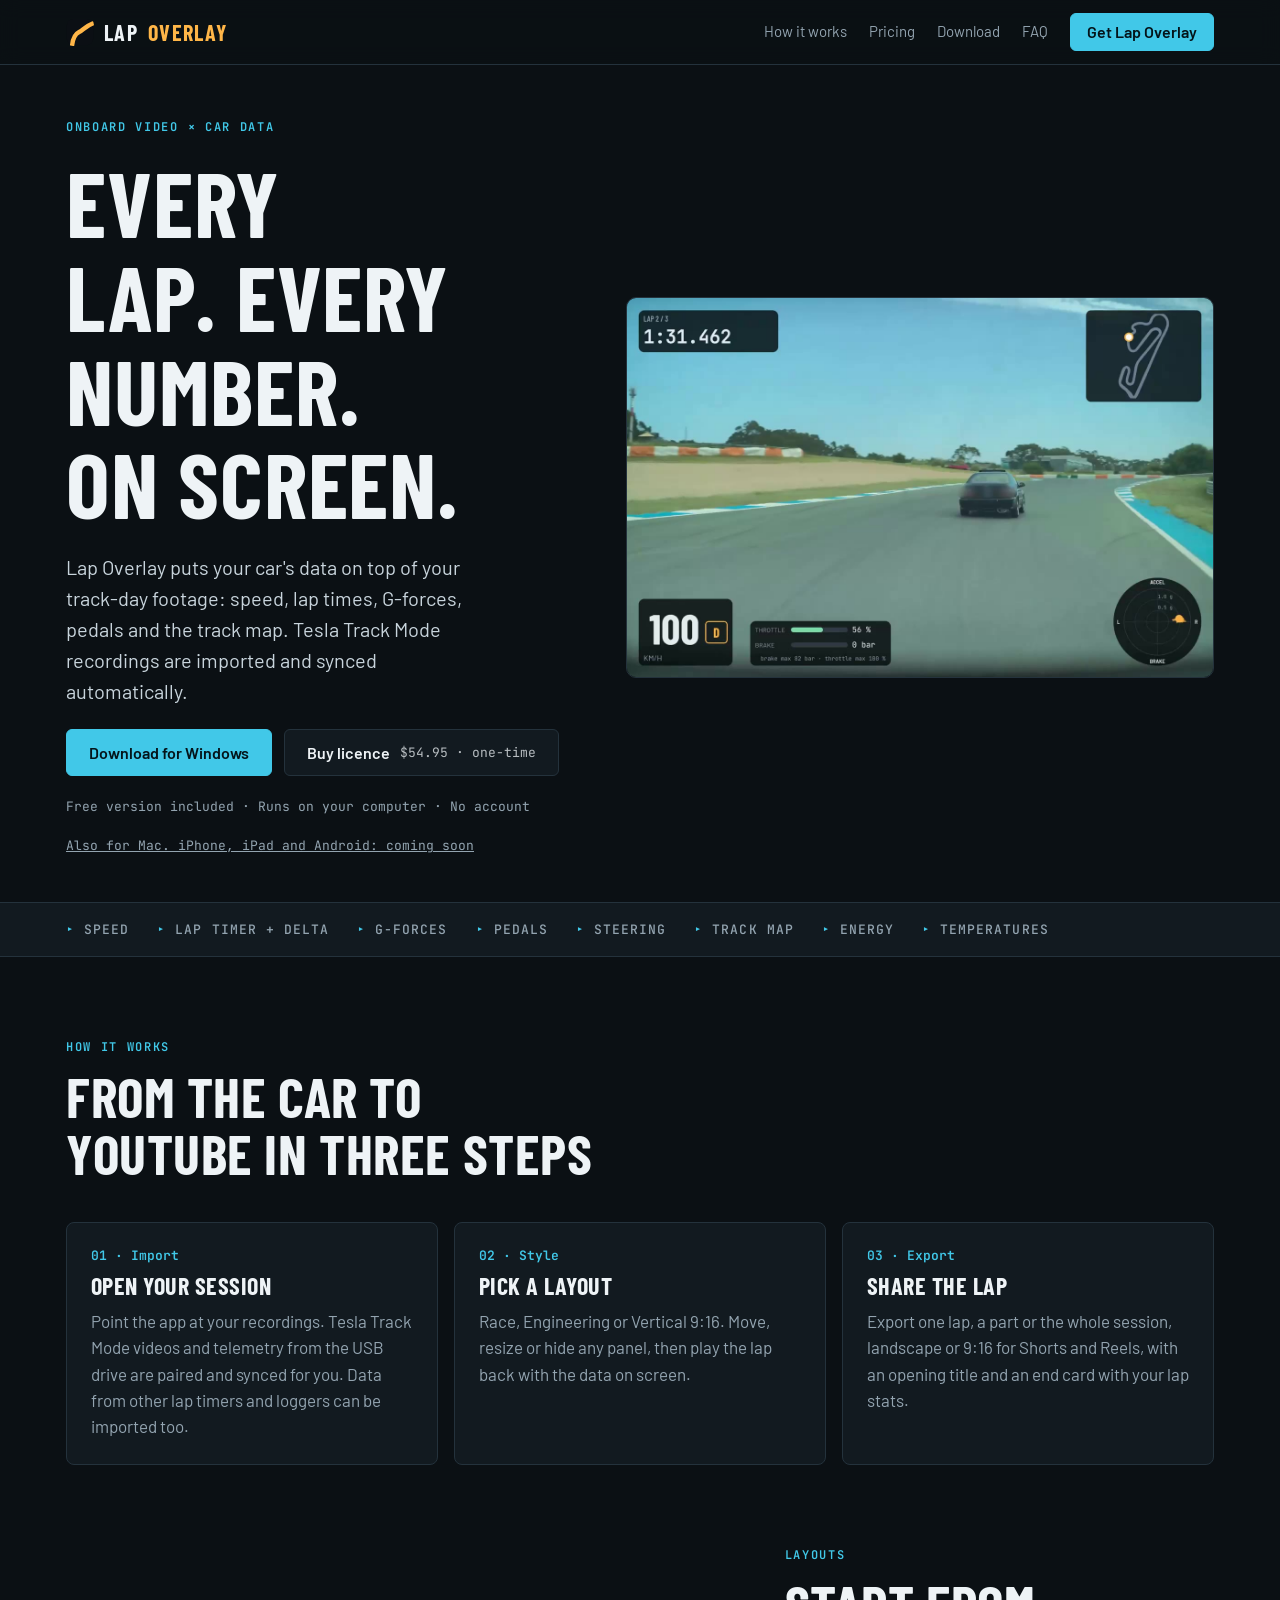
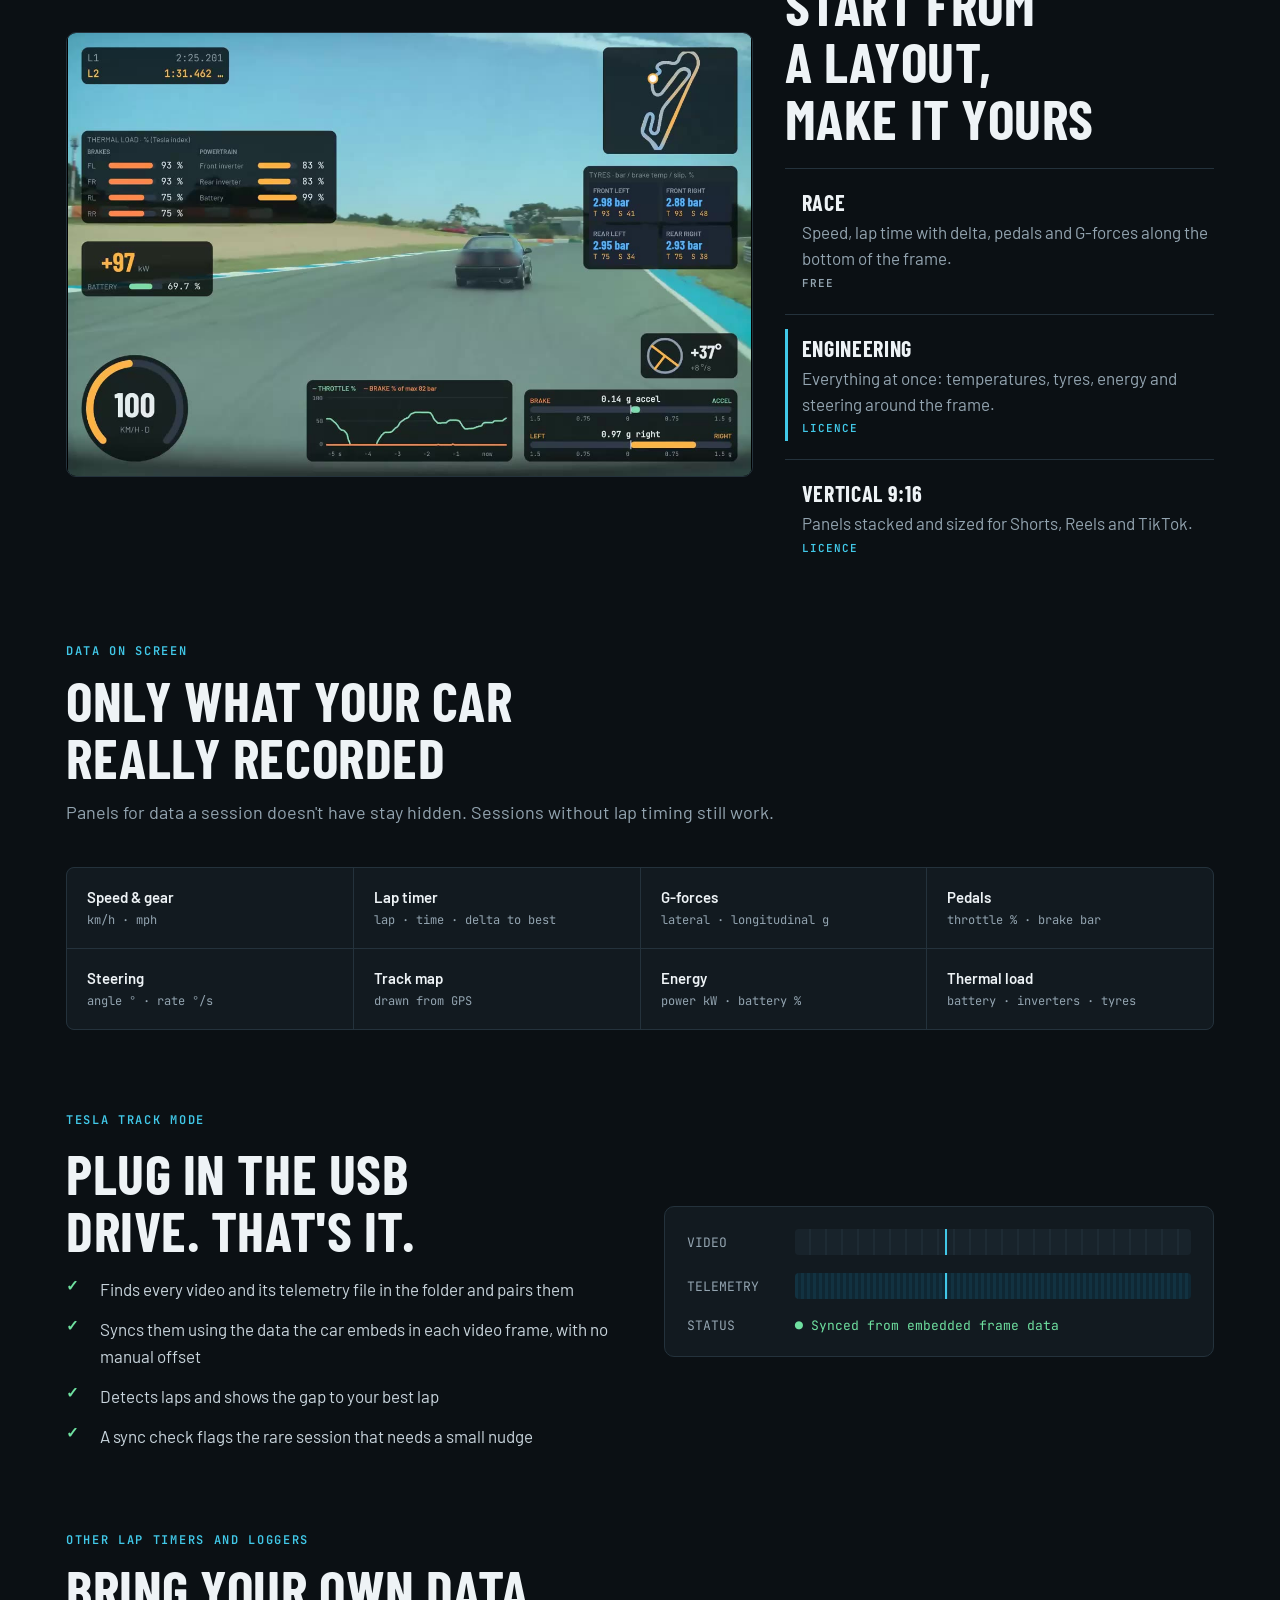
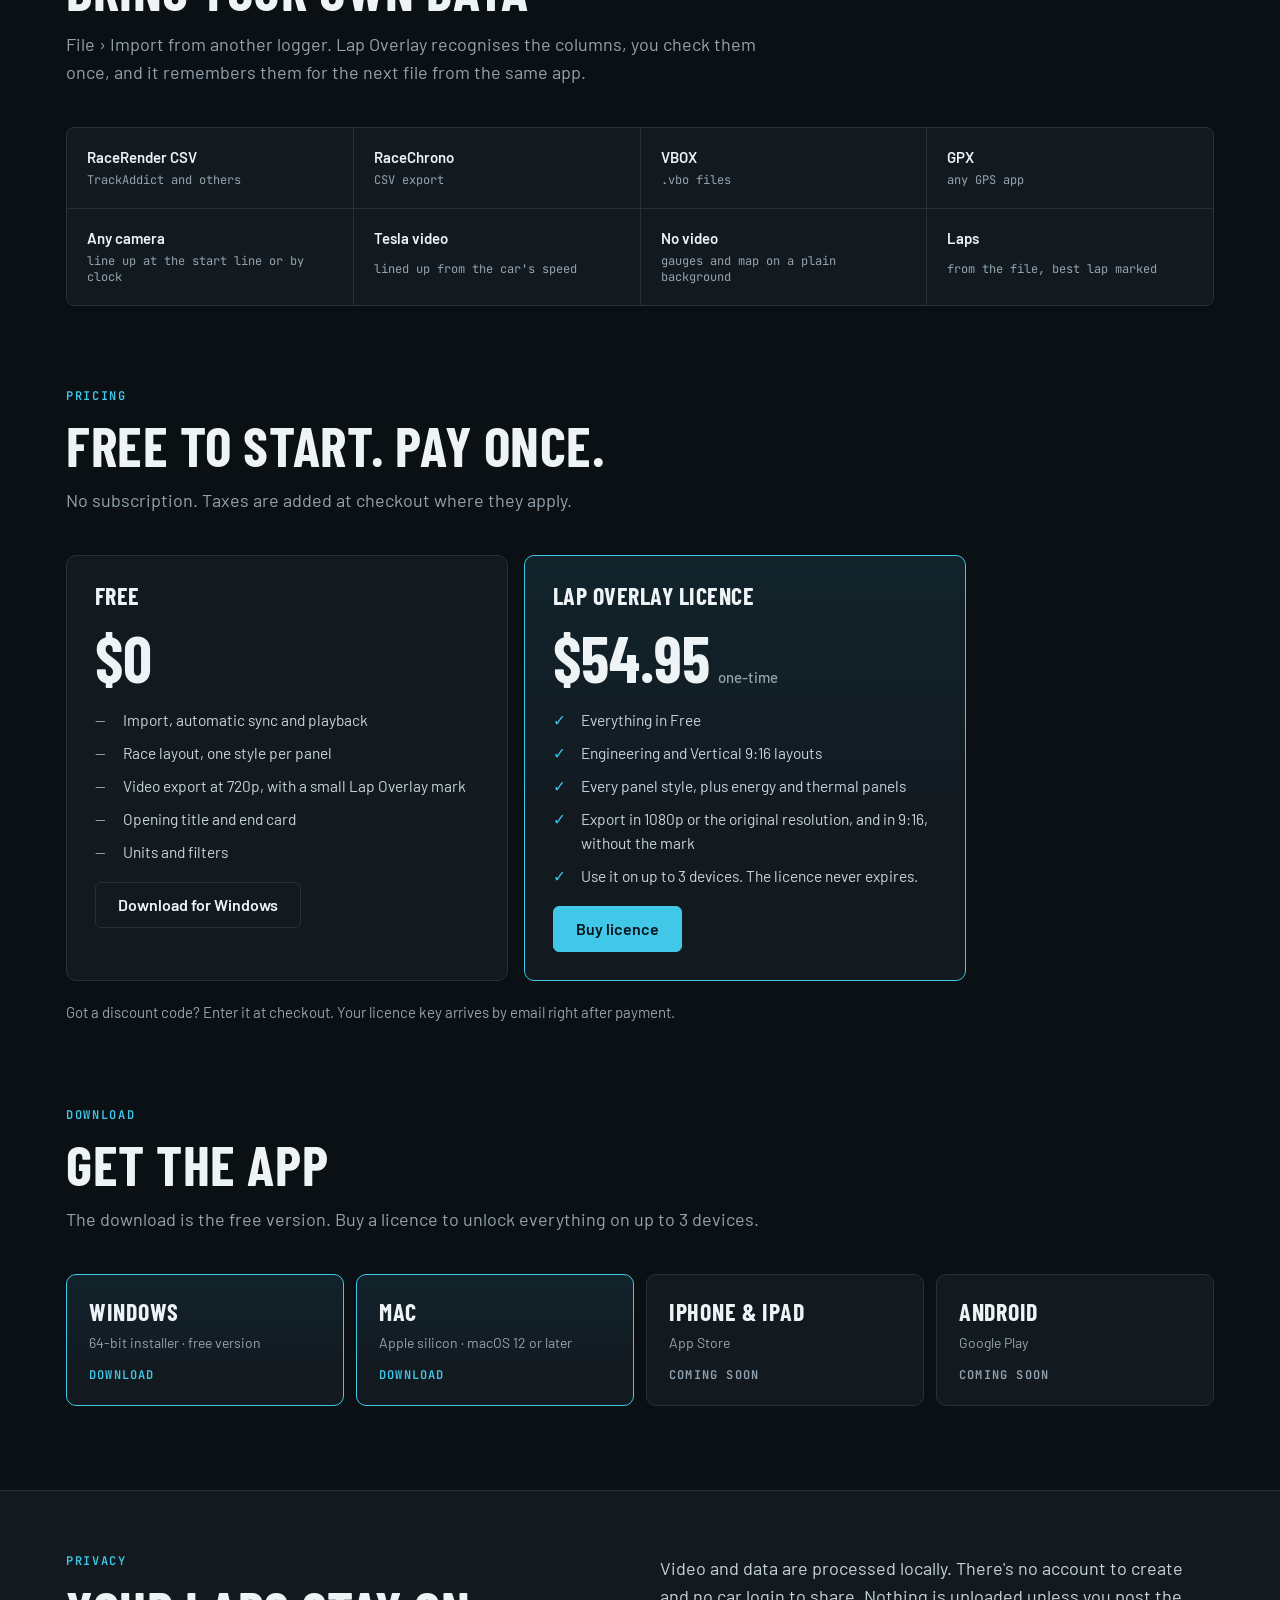
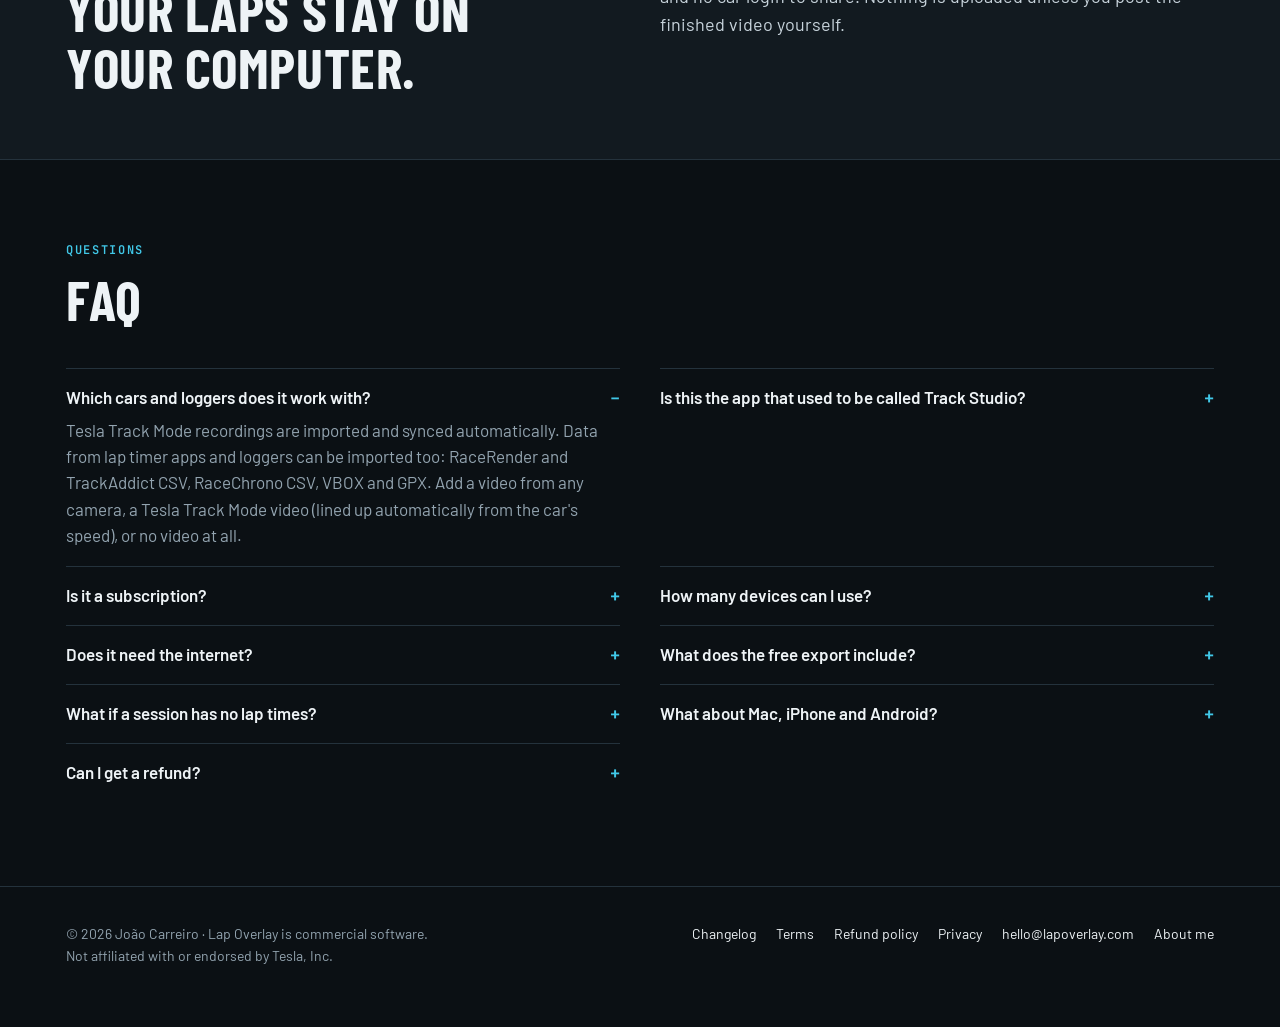
<file: index.html>
<!doctype html>
<html lang="en">
<head>
  <meta charset="utf-8">
  <meta name="viewport" content="width=device-width, initial-scale=1">
  <title>Lap Overlay — Every lap. Every number. On screen.</title>
  <meta name="description" content="Lap Overlay puts your car's data on top of your track-day footage: speed, lap times, G-forces, pedals and the track map. Tesla Track Mode recordings are imported and synced automatically.">
  <meta name="theme-color" content="#0b1014">
  <link rel="canonical" href="https://lapoverlay.com/">
  <meta property="og:type" content="website">
  <meta property="og:site_name" content="Lap Overlay">
  <meta property="og:title" content="Lap Overlay — Every lap. Every number. On screen.">
  <meta property="og:description" content="Your car's data on top of your track-day footage. Tesla Track Mode recordings imported and synced automatically.">
  <meta property="og:url" content="https://lapoverlay.com/">
  <meta property="og:image" content="https://lapoverlay.com/img/hero-race.jpg">
  <meta name="twitter:card" content="summary_large_image">
  <link rel="icon" href="./icon-small.svg" type="image/svg+xml">
  <link rel="preconnect" href="https://fonts.googleapis.com">
  <link rel="preconnect" href="https://fonts.gstatic.com" crossorigin>
  <link rel="stylesheet" href="https://fonts.googleapis.com/css2?family=Barlow+Condensed:wght@600;700&family=Barlow:wght@400;500;600&family=JetBrains+Mono:wght@400;500;600&display=swap">
  <link rel="stylesheet" href="./style.css?v=20261028-label">
  <script src="https://www.creem.io/embed.js" async></script>
</head>
<body>
  <header class="nav"><div class="wrap">
    <a class="logo" href="./"><img src="./icon-small.svg" alt="">Lap <b>Overlay</b></a>
    <nav><a href="#how-it-works">How it works</a><a href="#pricing">Pricing</a><a href="#download">Download</a><a href="#faq">FAQ</a><a class="btn primary" href="#pricing">Get Lap Overlay</a></nav>
  </div></header>

  <main>
    <section class="hero"><div class="wrap">
      <div class="hero-copy">
        <span class="eyebrow">Onboard video × car data</span>
        <h1>Every lap. Every number. On screen.</h1>
        <p class="lead">Lap Overlay puts your car's data on top of your track-day footage: speed, lap times, G-forces, pedals and the track map. Tesla Track Mode recordings are imported and synced automatically.</p>
        <div class="actions">
          <a class="btn primary" href="https://github.com/Jhacarreiro/track-mode-studio-releases/releases/download/v0.1.7/TrackModeStudio-0.1.7.exe" data-download>Download for Windows</a>
          <a class="btn" href="https://www.creem.io/payment/prod_5Z1E3AjEX2DDT5OjhSRfSz" data-creem-checkout data-creem-theme="dark">Buy licence <small>$54.95 · one-time</small></a>
        </div>
        <p class="fine">Free version included · Runs on your computer · No account</p>
        <p class="os-note"><a href="#download">Also for Mac. iPhone, iPad and Android: coming soon</a></p>
      </div>
      <div class="screen">
        <video src="./img/hero-loop.mp4" poster="./img/hero-loop.jpg" width="1280" height="830" autoplay muted loop playsinline preload="metadata" data-hero-loop aria-label="Onboard video of a lap at Estoril with Lap Overlay's Race layout: lap time, track map, speed, pedals and G-forces on screen."></video>
      </div>
    </div></section>

    <div class="strip"><div class="wrap">
      <span>Speed</span><span>Lap timer + delta</span><span>G-forces</span><span>Pedals</span><span>Steering</span><span>Track map</span><span>Energy</span><span>Temperatures</span>
    </div></div>

    <section class="block" id="how-it-works"><div class="wrap">
      <div class="head">
        <span class="eyebrow">How it works</span>
        <h2>From the car to YouTube in three steps</h2>
      </div>
      <div class="steps">
        <article class="step"><span class="n">01 · Import</span><h3>Open your session</h3><p>Point the app at your recordings. Tesla Track Mode videos and telemetry from the USB drive are paired and synced for you. Data from other lap timers and loggers can be imported too.</p></article>
        <article class="step"><span class="n">02 · Style</span><h3>Pick a layout</h3><p>Race, Engineering or Vertical 9:16. Move, resize or hide any panel, then play the lap back with the data on screen.</p></article>
        <article class="step"><span class="n">03 · Export</span><h3>Share the lap</h3><p>Export one lap, a part or the whole session, landscape or 9:16 for Shorts and Reels, with an opening title and an end card with your lap stats.</p></article>
      </div>
    </div></section>

    <section class="block tight"><div class="wrap layouts">
      <figure class="layout-view"><video src="./img/loop-engineering.mp4" poster="./img/loop-engineering.jpg" muted loop playsinline preload="none" data-layout-video aria-label="The same lap in the selected layout."></video></figure>
      <div style="display:grid;gap:22px;min-width:0">
        <div class="head" style="margin:0"><span class="eyebrow">Layouts</span><h2>Start from a layout, make it yours</h2></div>
        <ul>
          <li><button type="button" data-loop="hero-loop"><b>Race</b><span>Speed, lap time with delta, pedals and G-forces along the bottom of the frame.</span><span class="chip">Free</span></button></li>
          <li><button type="button" data-loop="loop-engineering" aria-pressed="true"><b>Engineering</b><span>Everything at once: temperatures, tyres, energy and steering around the frame.</span><span class="chip pro">Licence</span></button></li>
          <li><button type="button" data-loop="loop-vertical"><b>Vertical 9:16</b><span>Panels stacked and sized for Shorts, Reels and TikTok.</span><span class="chip pro">Licence</span></button></li>
        </ul>
      </div>
    </div></section>

    <section class="block tight"><div class="wrap">
      <div class="head">
        <span class="eyebrow">Data on screen</span>
        <h2>Only what your car really recorded</h2>
        <p>Panels for data a session doesn't have stay hidden. Sessions without lap timing still work.</p>
      </div>
      <div class="data">
        <div><b>Speed &amp; gear</b><span>km/h · mph</span></div>
        <div><b>Lap timer</b><span>lap · time · delta to best</span></div>
        <div><b>G-forces</b><span>lateral · longitudinal g</span></div>
        <div><b>Pedals</b><span>throttle % · brake bar</span></div>
        <div><b>Steering</b><span>angle ° · rate °/s</span></div>
        <div><b>Track map</b><span>drawn from GPS</span></div>
        <div><b>Energy</b><span>power kW · battery %</span></div>
        <div><b>Thermal load</b><span>battery · inverters · tyres</span></div>
      </div>
    </div></section>

    <section class="block tight"><div class="wrap tesla">
      <div>
        <span class="eyebrow">Tesla Track Mode</span>
        <h2>Plug in the USB drive. That's it.</h2>
        <ul class="checks">
          <li>Finds every video and its telemetry file in the folder and pairs them</li>
          <li>Syncs them using the data the car embeds in each video frame, with no manual offset</li>
          <li>Detects laps and shows the gap to your best lap</li>
          <li>A sync check flags the rare session that needs a small nudge</li>
        </ul>
      </div>
      <div class="syncviz" aria-hidden="true">
        <div class="trk"><span>VIDEO</span><div class="bar"><i></i></div></div>
        <div class="trk"><span>TELEMETRY</span><div class="bar csv"><i></i></div></div>
        <div class="trk"><span>STATUS</span><span class="ok">● Synced from embedded frame data</span></div>
      </div>
    </div></section>

    <section class="block tight"><div class="wrap">
      <div class="head">
        <span class="eyebrow">Other lap timers and loggers</span>
        <h2>Bring your own data</h2>
        <p>File › Import from another logger. Lap Overlay recognises the columns, you check them once, and it remembers them for the next file from the same app.</p>
      </div>
      <div class="data">
        <div><b>RaceRender CSV</b><span>TrackAddict and others</span></div>
        <div><b>RaceChrono</b><span>CSV export</span></div>
        <div><b>VBOX</b><span>.vbo files</span></div>
        <div><b>GPX</b><span>any GPS app</span></div>
        <div><b>Any camera</b><span>line up at the start line or by clock</span></div>
        <div><b>Tesla video</b><span>lined up from the car's speed</span></div>
        <div><b>No video</b><span>gauges and map on a plain background</span></div>
        <div><b>Laps</b><span>from the file, best lap marked</span></div>
      </div>
    </div></section>

    <section class="block tight" id="pricing"><div class="wrap">
      <div class="head">
        <span class="eyebrow">Pricing</span>
        <h2>Free to start. Pay once.</h2>
        <p>No subscription. Taxes are added at checkout where they apply.</p>
      </div>
      <div class="plans">
        <article class="plan">
          <h3>Free</h3>
          <div class="price">$0</div>
          <ul>
            <li>Import, automatic sync and playback</li>
            <li>Race layout, one style per panel</li>
            <li>Video export at 720p, with a small Lap Overlay mark</li>
            <li>Opening title and end card</li>
            <li>Units and filters</li>
          </ul>
          <a class="btn" href="https://github.com/Jhacarreiro/track-mode-studio-releases/releases/download/v0.1.7/TrackModeStudio-0.1.7.exe" data-download>Download for Windows</a>
        </article>
        <article class="plan paid">
          <h3>Lap Overlay licence</h3>
          <div class="price">$54.95<small>one-time</small></div>
          <ul>
            <li>Everything in Free</li>
            <li>Engineering and Vertical 9:16 layouts</li>
            <li>Every panel style, plus energy and thermal panels</li>
            <li>Export in 1080p or the original resolution, and in 9:16, without the mark</li>
            <li>Use it on up to 3 devices. The licence never expires.</li>
          </ul>
          <a class="btn primary" href="https://www.creem.io/payment/prod_5Z1E3AjEX2DDT5OjhSRfSz" data-creem-checkout data-creem-theme="dark">Buy licence</a>
        </article>
      </div>
      <p class="pricing-note">Got a discount code? Enter it at checkout. Your licence key arrives by email right after payment.</p>
    </div></section>

    <section class="block tight" id="download"><div class="wrap">
      <div class="head">
        <span class="eyebrow">Download</span>
        <h2>Get the app</h2>
        <p>The download is the free version. Buy a licence to unlock everything on up to 3 devices.</p>
      </div>
      <div class="platforms">
        <a class="platform ready" href="https://github.com/Jhacarreiro/track-mode-studio-releases/releases/download/v0.1.7/TrackModeStudio-0.1.7.exe" data-download><b>Windows</b><span>64-bit installer · free version</span><em>Download</em></a>
        <a class="platform ready" href="https://github.com/Jhacarreiro/track-mode-studio-releases/releases/latest/download/TrackStudio-mac.dmg"><b>Mac</b><span>Apple silicon · macOS 12 or later</span><em>Download</em></a>
        <div class="platform"><b>iPhone &amp; iPad</b><span>App Store</span><em>Coming soon</em></div>
        <div class="platform"><b>Android</b><span>Google Play</span><em>Coming soon</em></div>
      </div>
    </div></section>

    <section class="privacy"><div class="wrap">
      <div><span class="eyebrow">Privacy</span><h2>Your laps stay on your computer.</h2></div>
      <p>Video and data are processed locally. There's no account to create and no car login to share. Nothing is uploaded unless you post the finished video yourself.</p>
    </div></section>

    <section class="block" id="faq"><div class="wrap">
      <div class="head"><span class="eyebrow">Questions</span><h2>FAQ</h2></div>
      <div class="faq">
        <details open><summary>Which cars and loggers does it work with?</summary><p>Tesla Track Mode recordings are imported and synced automatically. Data from lap timer apps and loggers can be imported too: RaceRender and TrackAddict CSV, RaceChrono CSV, VBOX and GPX. Add a video from any camera, a Tesla Track Mode video (lined up automatically from the car's speed), or no video at all.</p></details>
        <details><summary>Is this the app that used to be called Track Studio?</summary><p>Yes. Track Studio is now Lap Overlay. Licences, updates and your projects carry over, and the app shows the new name from its next update.</p></details>
        <details><summary>Is it a subscription?</summary><p>No. You pay once and the licence never expires.</p></details>
        <details><summary>How many devices can I use?</summary><p>Up to 3 at a time, for example a desktop, a laptop and, when the mobile app arrives, a phone. To move the licence to another device, deactivate it in Help › License first.</p></details>
        <details><summary>Does it need the internet?</summary><p>Only to activate the licence and to check it now and then. It keeps working offline for up to 30 days.</p></details>
        <details><summary>What does the free export include?</summary><p>One lap, a part or the whole session at 720p, with the opening title, the end card and a small Lap Overlay mark. A licence adds 1080p, the original resolution and 9:16, without the mark.</p></details>
        <details><summary>What if a session has no lap times?</summary><p>It still works: you get the video with speed, G-forces, pedals and the map.</p></details>
        <details><summary>What about Mac, iPhone and Android?</summary><p>The Mac version is available now for Apple silicon Macs. iPhone, iPad and Android are coming soon. Your licence works on all of them, within the 3 devices.</p></details>
        <details><summary>Can I get a refund?</summary><p>Yes, within 14 days of purchase. See the <a href="./refunds/">refund policy</a>.</p></details>
      </div>
    </div></section>
  </main>

  <footer><div class="wrap">
    <span>© 2026 João Carreiro · Lap Overlay is commercial software.<br>Not affiliated with or endorsed by Tesla, Inc.</span>
    <nav><a href="./changelog/">Changelog</a><a href="./terms/">Terms</a><a href="./refunds/">Refund policy</a><a href="./privacy/">Privacy</a><a href="mailto:hello@lapoverlay.com">hello@lapoverlay.com</a><a href="https://whipit.gallivanter.biz/">About me</a></nav>
  </div></footer>

  <script>
    (function () {
      var loop = document.querySelector('[data-hero-loop]');
      if (loop && window.matchMedia && matchMedia('(prefers-reduced-motion: reduce)').matches) {
        loop.removeAttribute('autoplay');
        loop.pause();
      }
    })();
    (function () {
      // Layout picker: swap the loop, and only play it while it is on screen.
      var v = document.querySelector('[data-layout-video]');
      if (!v) return;
      var still = window.matchMedia && matchMedia('(prefers-reduced-motion: reduce)').matches;
      var seen = false;
      function play() { if (!still && seen) { var p = v.play(); if (p && p.catch) p.catch(function () {}); } }
      document.querySelectorAll('[data-loop]').forEach(function (b) {
        b.addEventListener('click', function () {
          document.querySelectorAll('[data-loop]').forEach(function (o) { o.setAttribute('aria-pressed', o === b ? 'true' : 'false'); });
          v.poster = './img/' + b.dataset.loop + '.jpg';
          v.src = './img/' + b.dataset.loop + '.mp4';
          play();
        });
      });
      if ('IntersectionObserver' in window) {
        new IntersectionObserver(function (es) {
          es.forEach(function (e) { seen = e.isIntersecting; if (seen) play(); else v.pause(); });
        }, { threshold: 0.4 }).observe(v);
      }
    })();
    (function () {
      // Point download buttons at the newest Windows installer; the static href is the fallback.
      fetch('https://api.github.com/repos/Jhacarreiro/track-mode-studio-releases/releases/latest')
        .then(function (r) { return r.ok ? r.json() : null; })
        .then(function (rel) {
          var exe = rel && (rel.assets || []).filter(function (a) { return /\.exe$/i.test(a.name); })[0];
          if (!exe) return;
          document.querySelectorAll('[data-download]').forEach(function (a) { a.href = exe.browser_download_url; });
        })
        .catch(function () {});
    })();
  </script>
</body>
</html>
</file>
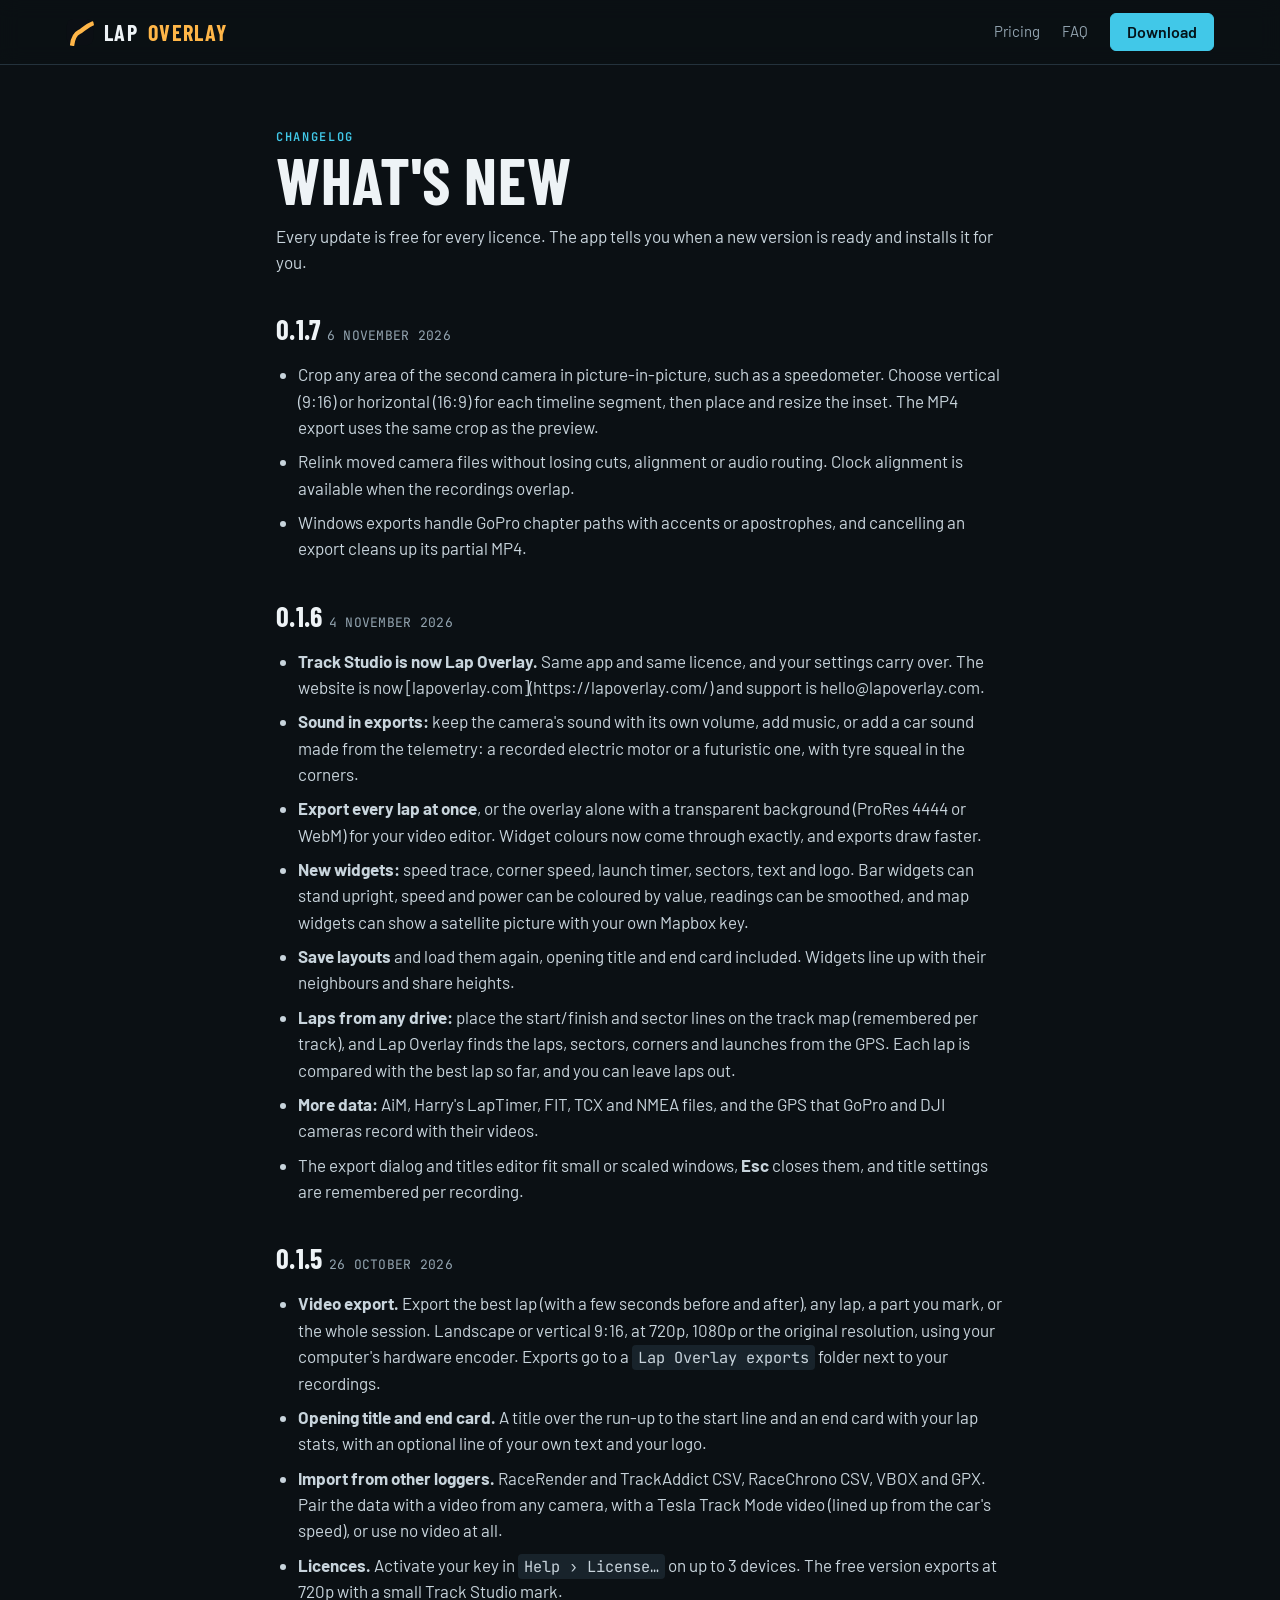
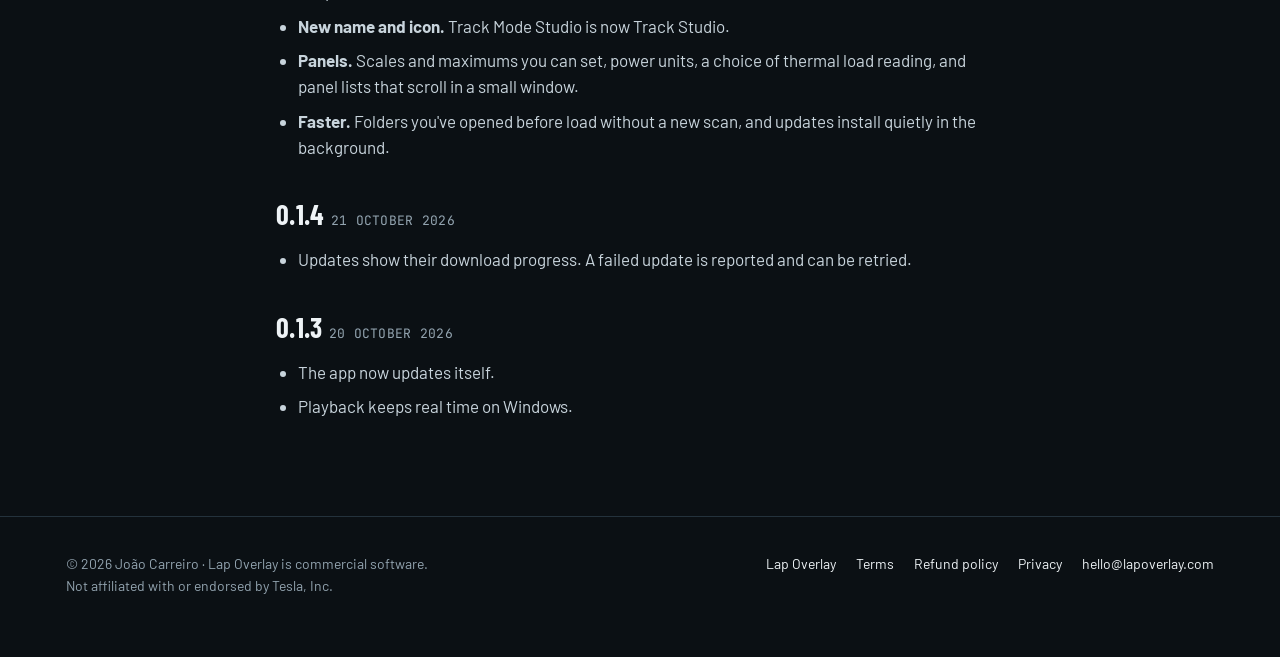
<file: changelog/index.html>
<!doctype html>
<html lang="en">
<head>
  <meta charset="utf-8">
  <meta name="viewport" content="width=device-width, initial-scale=1">
  <title>Changelog — Lap Overlay</title>
  <meta name="description" content="What's new in each version of Lap Overlay.">
  <meta name="theme-color" content="#0b1014">
  <link rel="canonical" href="https://lapoverlay.com/changelog/">
  <link rel="icon" href="../icon-small.svg" type="image/svg+xml">
  <link rel="preconnect" href="https://fonts.googleapis.com">
  <link rel="preconnect" href="https://fonts.gstatic.com" crossorigin>
  <link rel="stylesheet" href="https://fonts.googleapis.com/css2?family=Barlow+Condensed:wght@600;700&family=Barlow:wght@400;500;600&family=JetBrains+Mono:wght@400;500;600&display=swap">
  <link rel="stylesheet" href="../style.css?v=20261028-label">
</head>
<body>
  <header class="nav"><div class="wrap">
    <a class="logo" href="../"><img src="../icon-small.svg" alt="">Lap <b>Overlay</b></a>
    <nav><a href="../#pricing">Pricing</a><a href="../#faq">FAQ</a><a class="btn primary" href="../#download">Download</a></nav>
  </div></header>
  <main class="wrap doc">
    <span class="eyebrow">Changelog</span>
    <h1>What's new</h1>
    <p>Every update is free for every licence. The app tells you when a new version is ready and installs it for you.</p>

    <h2 id="v0.1.7">0.1.7 <span class="updated">6 November 2026</span></h2>
    <ul>
      <li>Crop any area of the second camera in picture-in-picture, such as a speedometer. Choose vertical (9:16) or horizontal (16:9) for each timeline segment, then place and resize the inset. The MP4 export uses the same crop as the preview.</li>
      <li>Relink moved camera files without losing cuts, alignment or audio routing. Clock alignment is available when the recordings overlap.</li>
      <li>Windows exports handle GoPro chapter paths with accents or apostrophes, and cancelling an export cleans up its partial MP4.</li>
    </ul>

    <h2 id="v0.1.6">0.1.6 <span class="updated">4 November 2026</span></h2>
    <ul>
      <li><b>Track Studio is now Lap Overlay.</b> Same app and same licence, and your settings carry over. The website is now [lapoverlay.com](https://lapoverlay.com/) and support is hello@lapoverlay.com.</li>
      <li><b>Sound in exports:</b> keep the camera's sound with its own volume, add music, or add a car sound made from the telemetry: a recorded electric motor or a futuristic one, with tyre squeal in the corners.</li>
      <li><b>Export every lap at once</b>, or the overlay alone with a transparent background (ProRes 4444 or WebM) for your video editor. Widget colours now come through exactly, and exports draw faster.</li>
      <li><b>New widgets:</b> speed trace, corner speed, launch timer, sectors, text and logo. Bar widgets can stand upright, speed and power can be coloured by value, readings can be smoothed, and map widgets can show a satellite picture with your own Mapbox key.</li>
      <li><b>Save layouts</b> and load them again, opening title and end card included. Widgets line up with their neighbours and share heights.</li>
      <li><b>Laps from any drive:</b> place the start/finish and sector lines on the track map (remembered per track), and Lap Overlay finds the laps, sectors, corners and launches from the GPS. Each lap is compared with the best lap so far, and you can leave laps out.</li>
      <li><b>More data:</b> AiM, Harry's LapTimer, FIT, TCX and NMEA files, and the GPS that GoPro and DJI cameras record with their videos.</li>
      <li>The export dialog and titles editor fit small or scaled windows, <b>Esc</b> closes them, and title settings are remembered per recording.</li>
    </ul>

    <h2 id="v0.1.5">0.1.5 <span class="updated">26 October 2026</span></h2>
    <ul>
      <li><b>Video export.</b> Export the best lap (with a few seconds before and after), any lap, a part you mark, or the whole session. Landscape or vertical 9:16, at 720p, 1080p or the original resolution, using your computer's hardware encoder. Exports go to a <code>Lap Overlay exports</code> folder next to your recordings.</li>
      <li><b>Opening title and end card.</b> A title over the run-up to the start line and an end card with your lap stats, with an optional line of your own text and your logo.</li>
      <li><b>Import from other loggers.</b> RaceRender and TrackAddict CSV, RaceChrono CSV, VBOX and GPX. Pair the data with a video from any camera, with a Tesla Track Mode video (lined up from the car's speed), or use no video at all.</li>
      <li><b>Licences.</b> Activate your key in <code>Help › License…</code> on up to 3 devices. The free version exports at 720p with a small Track Studio mark.</li>
      <li><b>New name and icon.</b> Track Mode Studio is now Track Studio.</li>
      <li><b>Panels.</b> Scales and maximums you can set, power units, a choice of thermal load reading, and panel lists that scroll in a small window.</li>
      <li><b>Faster.</b> Folders you've opened before load without a new scan, and updates install quietly in the background.</li>
    </ul>

    <h2 id="v0.1.4">0.1.4 <span class="updated">21 October 2026</span></h2>
    <ul>
      <li>Updates show their download progress. A failed update is reported and can be retried.</li>
    </ul>

    <h2 id="v0.1.3">0.1.3 <span class="updated">20 October 2026</span></h2>
    <ul>
      <li>The app now updates itself.</li>
      <li>Playback keeps real time on Windows.</li>
    </ul>
  </main>

  <footer><div class="wrap">
    <span>© 2026 João Carreiro · Lap Overlay is commercial software.<br>Not affiliated with or endorsed by Tesla, Inc.</span>
    <nav><a href="../">Lap Overlay</a><a href="../terms/">Terms</a><a href="../refunds/">Refund policy</a><a href="../privacy/">Privacy</a><a href="mailto:hello@lapoverlay.com">hello@lapoverlay.com</a></nav>
  </div></footer>
</body>
</html>
</file>
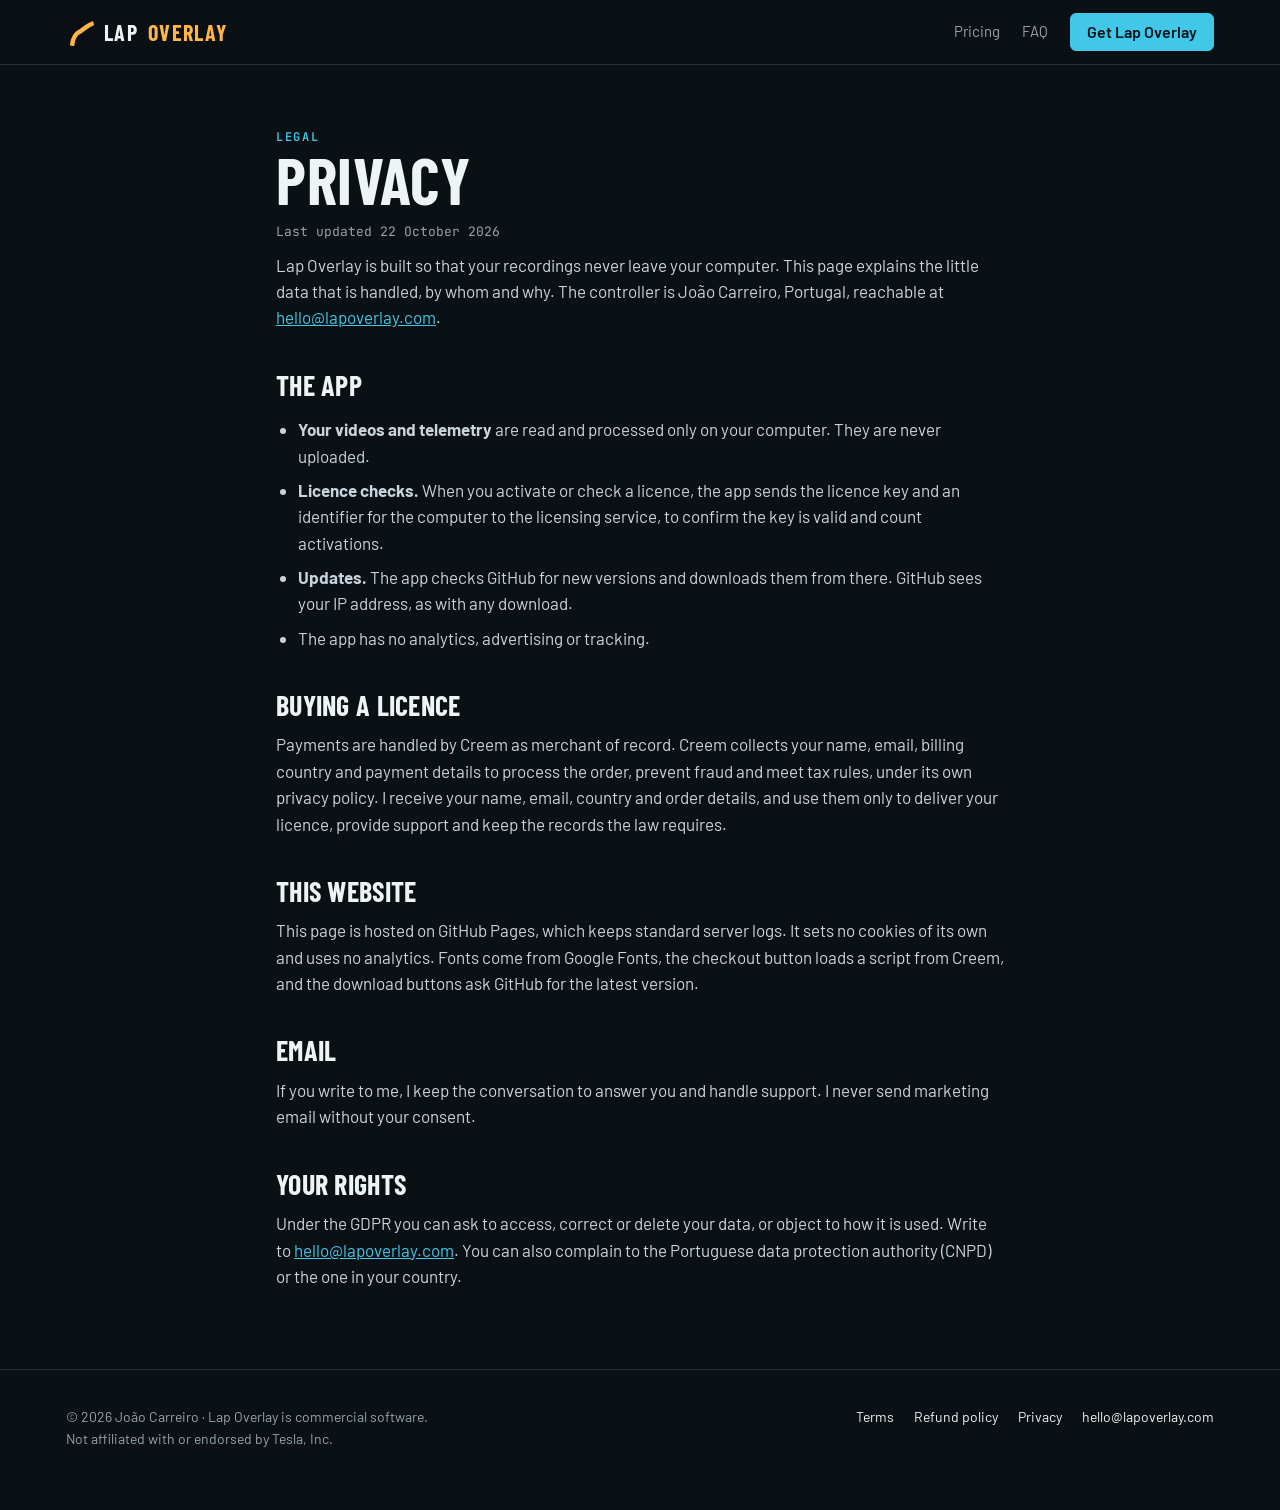
<file: privacy/index.html>
<!doctype html>
<html lang="en">
<head>
  <meta charset="utf-8">
  <meta name="viewport" content="width=device-width, initial-scale=1">
  <title>Privacy — Lap Overlay</title>
  <meta name="description" content="How Lap Overlay and this website handle personal data.">
  <meta name="theme-color" content="#0b1014">
  <link rel="canonical" href="https://lapoverlay.com/privacy/">
  <link rel="icon" href="../icon-small.svg" type="image/svg+xml">
  <link rel="preconnect" href="https://fonts.googleapis.com">
  <link rel="preconnect" href="https://fonts.gstatic.com" crossorigin>
  <link rel="stylesheet" href="https://fonts.googleapis.com/css2?family=Barlow+Condensed:wght@600;700&family=Barlow:wght@400;500;600&family=JetBrains+Mono:wght@400;500;600&display=swap">
  <link rel="stylesheet" href="../style.css?v=20261028-label">
</head>
<body>
  <header class="nav"><div class="wrap">
    <a class="logo" href="../"><img src="../icon-small.svg" alt="">Lap <b>Overlay</b></a>
    <nav><a href="../#pricing">Pricing</a><a href="../#faq">FAQ</a><a class="btn primary" href="../#pricing">Get Lap Overlay</a></nav>
  </div></header>
  <main class="wrap doc">
    <span class="eyebrow">Legal</span>
    <h1>Privacy</h1>
    <p class="updated">Last updated 22 October 2026</p>
    <p>Lap Overlay is built so that your recordings never leave your computer. This page explains the little data that is handled, by whom and why. The controller is João Carreiro, Portugal, reachable at <a href="mailto:hello@lapoverlay.com">hello@lapoverlay.com</a>.</p>
    <h2>The app</h2>
    <ul>
      <li><b>Your videos and telemetry</b> are read and processed only on your computer. They are never uploaded.</li>
      <li><b>Licence checks.</b> When you activate or check a licence, the app sends the licence key and an identifier for the computer to the licensing service, to confirm the key is valid and count activations.</li>
      <li><b>Updates.</b> The app checks GitHub for new versions and downloads them from there. GitHub sees your IP address, as with any download.</li>
      <li>The app has no analytics, advertising or tracking.</li>
    </ul>
    <h2>Buying a licence</h2>
    <p>Payments are handled by Creem as merchant of record. Creem collects your name, email, billing country and payment details to process the order, prevent fraud and meet tax rules, under its own privacy policy. I receive your name, email, country and order details, and use them only to deliver your licence, provide support and keep the records the law requires.</p>
    <h2>This website</h2>
    <p>This page is hosted on GitHub Pages, which keeps standard server logs. It sets no cookies of its own and uses no analytics. Fonts come from Google Fonts, the checkout button loads a script from Creem, and the download buttons ask GitHub for the latest version.</p>
    <h2>Email</h2>
    <p>If you write to me, I keep the conversation to answer you and handle support. I never send marketing email without your consent.</p>
    <h2>Your rights</h2>
    <p>Under the GDPR you can ask to access, correct or delete your data, or object to how it is used. Write to <a href="mailto:hello@lapoverlay.com">hello@lapoverlay.com</a>. You can also complain to the Portuguese data protection authority (CNPD) or the one in your country.</p>
  </main>
  <footer><div class="wrap">
    <span>© 2026 João Carreiro · Lap Overlay is commercial software.<br>Not affiliated with or endorsed by Tesla, Inc.</span>
    <nav><a href="../terms/">Terms</a><a href="../refunds/">Refund policy</a><a href="../privacy/">Privacy</a><a href="mailto:hello@lapoverlay.com">hello@lapoverlay.com</a></nav>
  </div></footer>
</body>
</html>
</file>
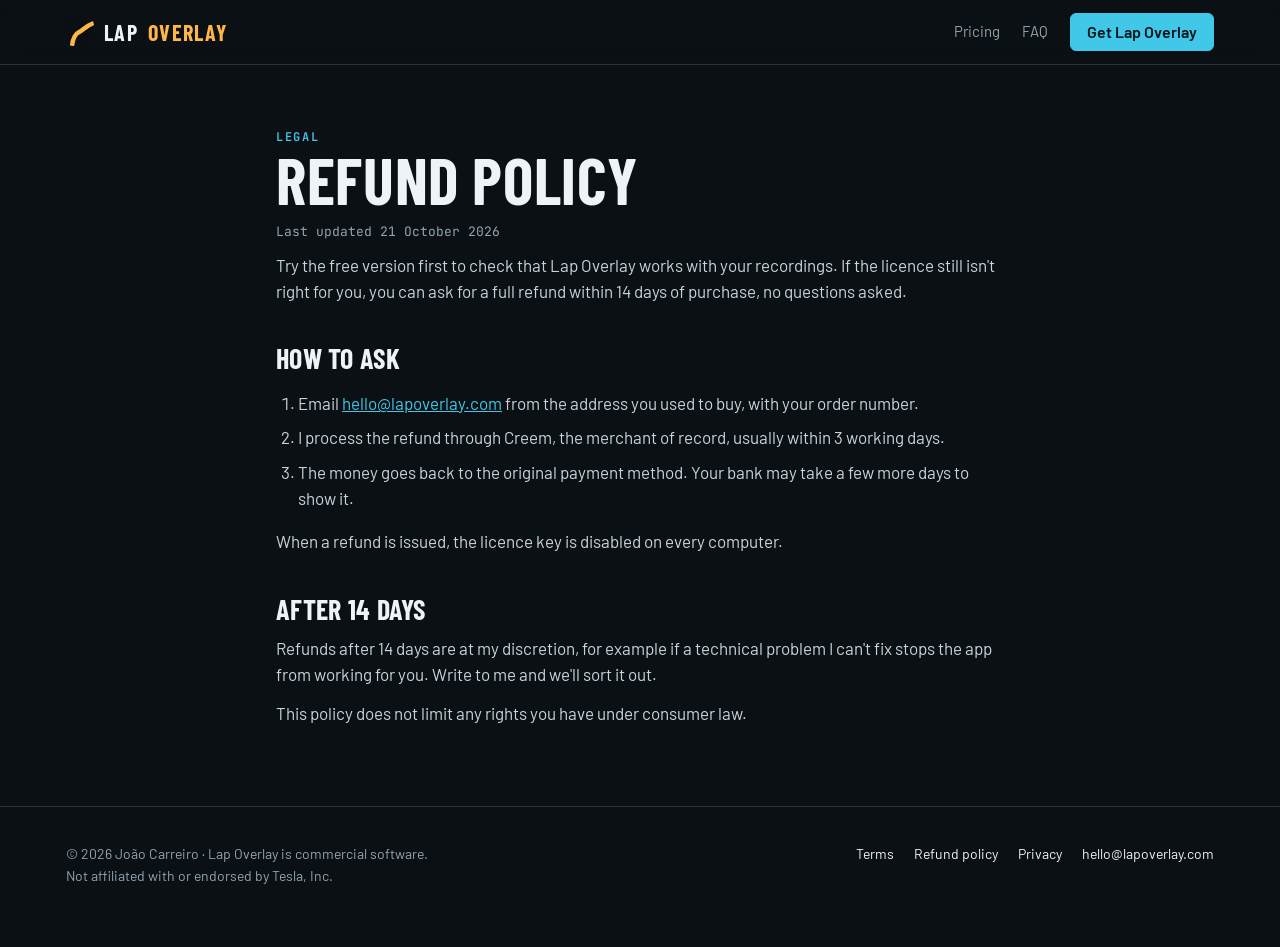
<file: refunds/index.html>
<!doctype html>
<html lang="en">
<head>
  <meta charset="utf-8">
  <meta name="viewport" content="width=device-width, initial-scale=1">
  <title>Refund policy — Lap Overlay</title>
  <meta name="description" content="Refund policy for Lap Overlay licences.">
  <meta name="theme-color" content="#0b1014">
  <link rel="canonical" href="https://lapoverlay.com/refunds/">
  <link rel="icon" href="../icon-small.svg" type="image/svg+xml">
  <link rel="preconnect" href="https://fonts.googleapis.com">
  <link rel="preconnect" href="https://fonts.gstatic.com" crossorigin>
  <link rel="stylesheet" href="https://fonts.googleapis.com/css2?family=Barlow+Condensed:wght@600;700&family=Barlow:wght@400;500;600&family=JetBrains+Mono:wght@400;500;600&display=swap">
  <link rel="stylesheet" href="../style.css?v=20261028-label">
</head>
<body>
  <header class="nav"><div class="wrap">
    <a class="logo" href="../"><img src="../icon-small.svg" alt="">Lap <b>Overlay</b></a>
    <nav><a href="../#pricing">Pricing</a><a href="../#faq">FAQ</a><a class="btn primary" href="../#pricing">Get Lap Overlay</a></nav>
  </div></header>
  <main class="wrap doc">
    <span class="eyebrow">Legal</span>
    <h1>Refund policy</h1>
    <p class="updated">Last updated 21 October 2026</p>
    <p>Try the free version first to check that Lap Overlay works with your recordings. If the licence still isn't right for you, you can ask for a full refund within 14 days of purchase, no questions asked.</p>
    <h2>How to ask</h2>
    <ol>
      <li>Email <a href="mailto:hello@lapoverlay.com">hello@lapoverlay.com</a> from the address you used to buy, with your order number.</li>
      <li>I process the refund through Creem, the merchant of record, usually within 3 working days.</li>
      <li>The money goes back to the original payment method. Your bank may take a few more days to show it.</li>
    </ol>
    <p>When a refund is issued, the licence key is disabled on every computer.</p>
    <h2>After 14 days</h2>
    <p>Refunds after 14 days are at my discretion, for example if a technical problem I can't fix stops the app from working for you. Write to me and we'll sort it out.</p>
    <p>This policy does not limit any rights you have under consumer law.</p>
  </main>
  <footer><div class="wrap">
    <span>© 2026 João Carreiro · Lap Overlay is commercial software.<br>Not affiliated with or endorsed by Tesla, Inc.</span>
    <nav><a href="../terms/">Terms</a><a href="../refunds/">Refund policy</a><a href="../privacy/">Privacy</a><a href="mailto:hello@lapoverlay.com">hello@lapoverlay.com</a></nav>
  </div></footer>
</body>
</html>
</file>
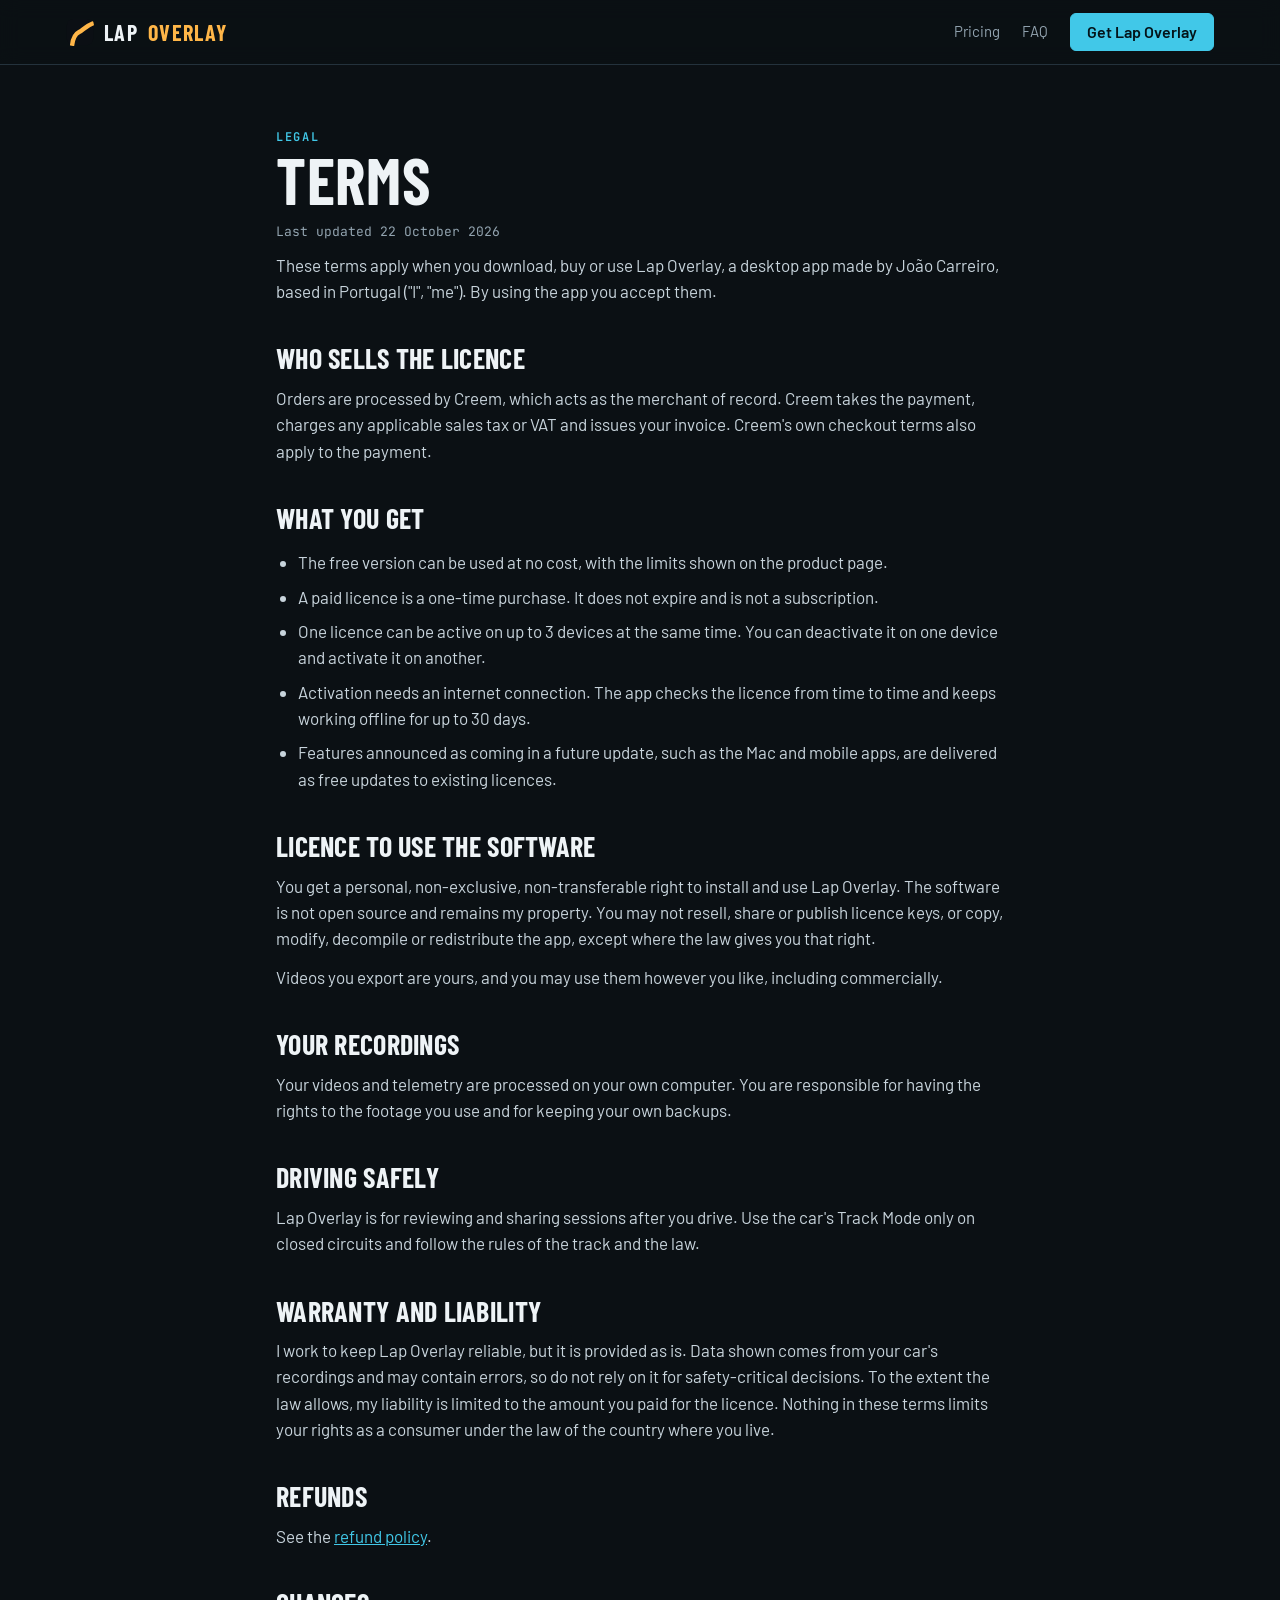
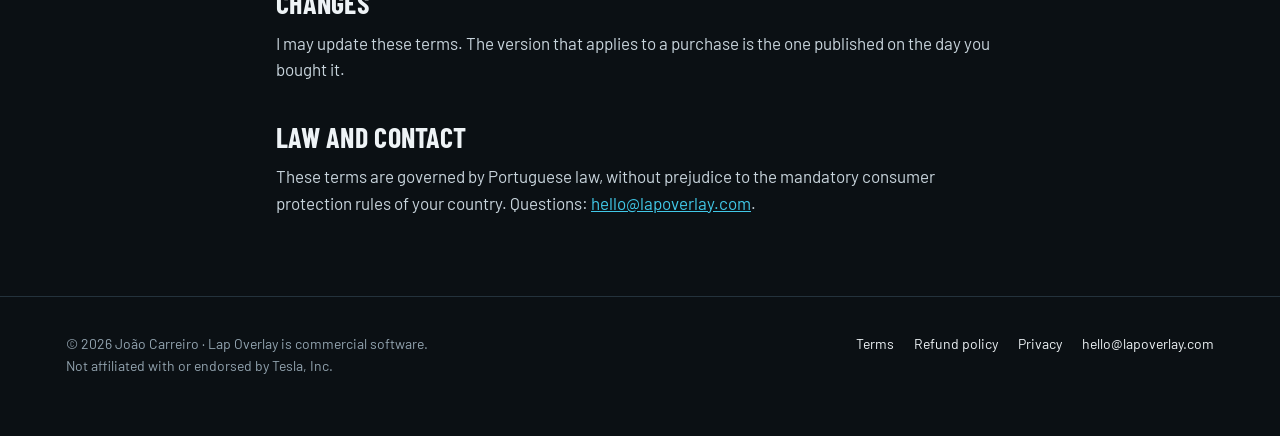
<file: terms/index.html>
<!doctype html>
<html lang="en">
<head>
  <meta charset="utf-8">
  <meta name="viewport" content="width=device-width, initial-scale=1">
  <title>Terms of Sale and Use — Lap Overlay</title>
  <meta name="description" content="Terms for buying and using Lap Overlay.">
  <meta name="theme-color" content="#0b1014">
  <link rel="canonical" href="https://lapoverlay.com/terms/">
  <link rel="icon" href="../icon-small.svg" type="image/svg+xml">
  <link rel="preconnect" href="https://fonts.googleapis.com">
  <link rel="preconnect" href="https://fonts.gstatic.com" crossorigin>
  <link rel="stylesheet" href="https://fonts.googleapis.com/css2?family=Barlow+Condensed:wght@600;700&family=Barlow:wght@400;500;600&family=JetBrains+Mono:wght@400;500;600&display=swap">
  <link rel="stylesheet" href="../style.css?v=20261028-label">
</head>
<body>
  <header class="nav"><div class="wrap">
    <a class="logo" href="../"><img src="../icon-small.svg" alt="">Lap <b>Overlay</b></a>
    <nav><a href="../#pricing">Pricing</a><a href="../#faq">FAQ</a><a class="btn primary" href="../#pricing">Get Lap Overlay</a></nav>
  </div></header>
  <main class="wrap doc">
    <span class="eyebrow">Legal</span>
    <h1>Terms</h1>
    <p class="updated">Last updated 22 October 2026</p>
    <p>These terms apply when you download, buy or use Lap Overlay, a desktop app made by João Carreiro, based in Portugal ("I", "me"). By using the app you accept them.</p>
    <h2>Who sells the licence</h2>
    <p>Orders are processed by Creem, which acts as the merchant of record. Creem takes the payment, charges any applicable sales tax or VAT and issues your invoice. Creem's own checkout terms also apply to the payment.</p>
    <h2>What you get</h2>
    <ul>
      <li>The free version can be used at no cost, with the limits shown on the product page.</li>
      <li>A paid licence is a one-time purchase. It does not expire and is not a subscription.</li>
      <li>One licence can be active on up to 3 devices at the same time. You can deactivate it on one device and activate it on another.</li>
      <li>Activation needs an internet connection. The app checks the licence from time to time and keeps working offline for up to 30 days.</li>
      <li>Features announced as coming in a future update, such as the Mac and mobile apps, are delivered as free updates to existing licences.</li>
    </ul>
    <h2>Licence to use the software</h2>
    <p>You get a personal, non-exclusive, non-transferable right to install and use Lap Overlay. The software is not open source and remains my property. You may not resell, share or publish licence keys, or copy, modify, decompile or redistribute the app, except where the law gives you that right.</p>
    <p>Videos you export are yours, and you may use them however you like, including commercially.</p>
    <h2>Your recordings</h2>
    <p>Your videos and telemetry are processed on your own computer. You are responsible for having the rights to the footage you use and for keeping your own backups.</p>
    <h2>Driving safely</h2>
    <p>Lap Overlay is for reviewing and sharing sessions after you drive. Use the car's Track Mode only on closed circuits and follow the rules of the track and the law.</p>
    <h2>Warranty and liability</h2>
    <p>I work to keep Lap Overlay reliable, but it is provided as is. Data shown comes from your car's recordings and may contain errors, so do not rely on it for safety-critical decisions. To the extent the law allows, my liability is limited to the amount you paid for the licence. Nothing in these terms limits your rights as a consumer under the law of the country where you live.</p>
    <h2>Refunds</h2>
    <p>See the <a href="../refunds/">refund policy</a>.</p>
    <h2>Changes</h2>
    <p>I may update these terms. The version that applies to a purchase is the one published on the day you bought it.</p>
    <h2>Law and contact</h2>
    <p>These terms are governed by Portuguese law, without prejudice to the mandatory consumer protection rules of your country. Questions: <a href="mailto:hello@lapoverlay.com">hello@lapoverlay.com</a>.</p>
  </main>
  <footer><div class="wrap">
    <span>© 2026 João Carreiro · Lap Overlay is commercial software.<br>Not affiliated with or endorsed by Tesla, Inc.</span>
    <nav><a href="../terms/">Terms</a><a href="../refunds/">Refund policy</a><a href="../privacy/">Privacy</a><a href="mailto:hello@lapoverlay.com">hello@lapoverlay.com</a></nav>
  </div></footer>
</body>
</html>
</file>
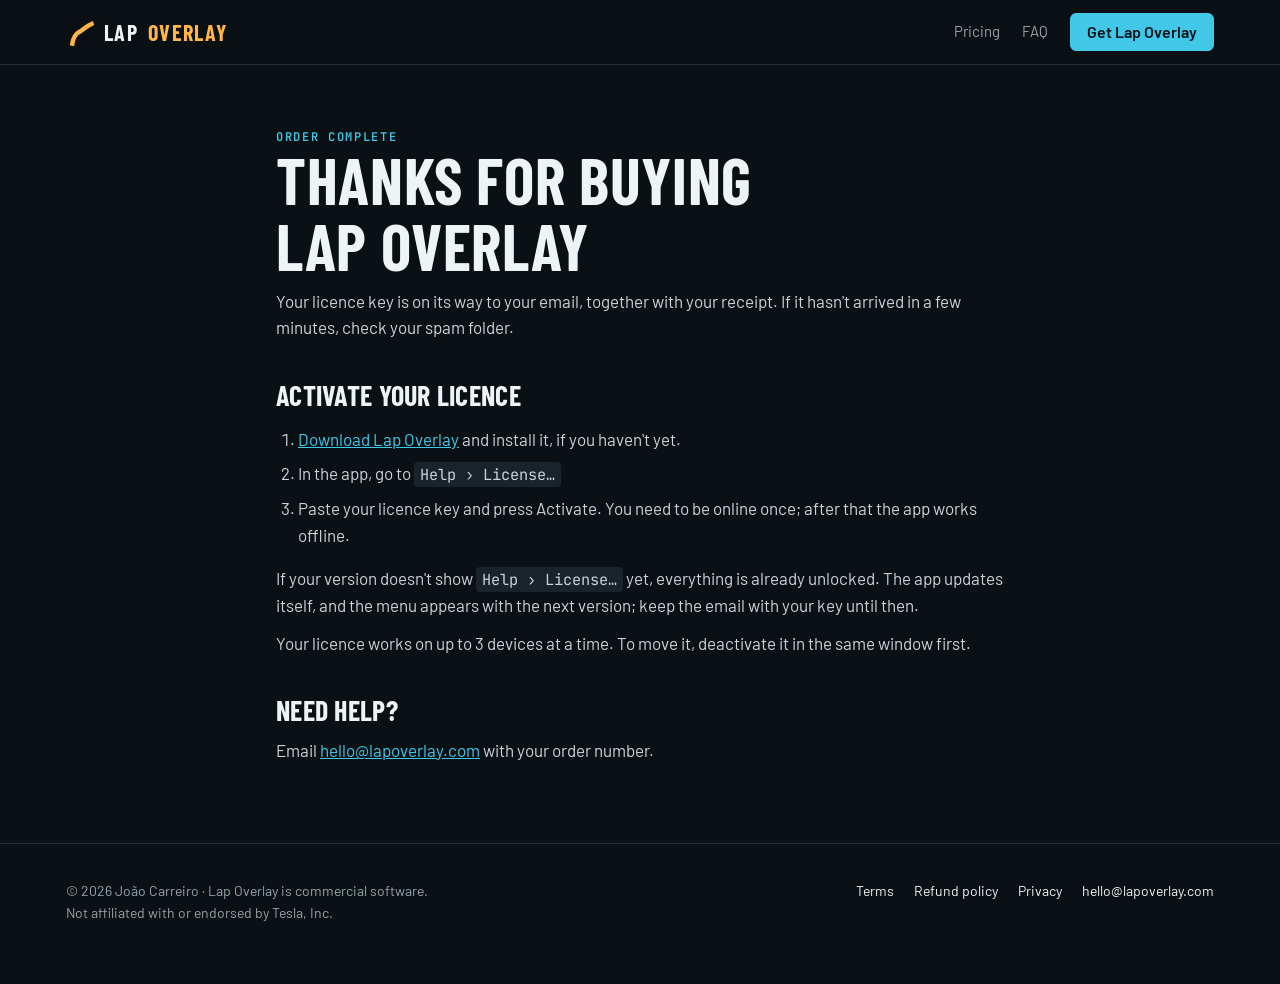
<file: thanks/index.html>
<!doctype html>
<html lang="en">
<head>
  <meta charset="utf-8">
  <meta name="viewport" content="width=device-width, initial-scale=1">
  <title>Thank you — Lap Overlay</title>
  <meta name="description" content="Thanks for buying Lap Overlay: how to activate your licence.">
  <meta name="theme-color" content="#0b1014">
  <link rel="canonical" href="https://lapoverlay.com/thanks/">
  <meta name="robots" content="noindex">
  <link rel="icon" href="../icon-small.svg" type="image/svg+xml">
  <link rel="preconnect" href="https://fonts.googleapis.com">
  <link rel="preconnect" href="https://fonts.gstatic.com" crossorigin>
  <link rel="stylesheet" href="https://fonts.googleapis.com/css2?family=Barlow+Condensed:wght@600;700&family=Barlow:wght@400;500;600&family=JetBrains+Mono:wght@400;500;600&display=swap">
  <link rel="stylesheet" href="../style.css?v=20261028-label">
</head>
<body>
  <header class="nav"><div class="wrap">
    <a class="logo" href="../"><img src="../icon-small.svg" alt="">Lap <b>Overlay</b></a>
    <nav><a href="../#pricing">Pricing</a><a href="../#faq">FAQ</a><a class="btn primary" href="../#pricing">Get Lap Overlay</a></nav>
  </div></header>
  <main class="wrap doc">
    <span class="eyebrow">Order complete</span>
    <h1>Thanks for buying Lap Overlay</h1>
    <p>Your licence key is on its way to your email, together with your receipt. If it hasn't arrived in a few minutes, check your spam folder.</p>
    <h2>Activate your licence</h2>
    <ol>
      <li><a href="../#download">Download Lap Overlay</a> and install it, if you haven't yet.</li>
      <li>In the app, go to <code>Help › License…</code></li>
      <li>Paste your licence key and press Activate. You need to be online once; after that the app works offline.</li>
    </ol>
    <p>If your version doesn't show <code>Help › License…</code> yet, everything is already unlocked. The app updates itself, and the menu appears with the next version; keep the email with your key until then.</p>
    <p>Your licence works on up to 3 devices at a time. To move it, deactivate it in the same window first.</p>
    <h2>Need help?</h2>
    <p>Email <a href="mailto:hello@lapoverlay.com">hello@lapoverlay.com</a> with your order number.</p>
  </main>
  <footer><div class="wrap">
    <span>© 2026 João Carreiro · Lap Overlay is commercial software.<br>Not affiliated with or endorsed by Tesla, Inc.</span>
    <nav><a href="../terms/">Terms</a><a href="../refunds/">Refund policy</a><a href="../privacy/">Privacy</a><a href="mailto:hello@lapoverlay.com">hello@lapoverlay.com</a></nav>
  </div></footer>
</body>
</html>
</file>
<file: style.css>
/* Lap Overlay product page: timing-screen look, dark only. */
:root{
  --asphalt:#0b1014;--panel:#121a20;--panel-2:#18232b;--line:#24323c;
  --fg:#eef3f6;--soft:#c8d4dc;--muted:#93a4b0;--cyan:#41c8e8;--cyan-ink:#04141a;--kerb:#e5484d;--green:#6fe0a0;--amber:#ffb648;
  --display:"Barlow Condensed","Arial Narrow",system-ui,sans-serif;
  --body:"Barlow",system-ui,-apple-system,"Segoe UI",sans-serif;
  --mono:"JetBrains Mono",ui-monospace,Menlo,Consolas,monospace;
  color-scheme:dark;
}
*{box-sizing:border-box}
html{scroll-behavior:smooth;scroll-padding-top:80px}
body{margin:0;background:var(--asphalt);color:var(--fg);font:400 17px/1.55 var(--body);-webkit-font-smoothing:antialiased}
img{max-width:100%;height:auto;display:block}
a{color:inherit}
.wrap{max-width:1180px;margin:0 auto;padding-left:max(16px,env(safe-area-inset-left,0px));padding-right:max(16px,env(safe-area-inset-right,0px))}
h1,h2,h3{font-family:var(--display);font-weight:700;letter-spacing:.01em;text-wrap:balance;margin:0;line-height:1.02;text-transform:uppercase}
h1{font-size:clamp(46px,7.4vw,92px)}
h2{font-size:clamp(34px,4.6vw,56px)}
h3{font-size:24px;letter-spacing:.02em}
p{margin:0}
.eyebrow{font:600 12px/1 var(--mono);letter-spacing:.14em;text-transform:uppercase;color:var(--cyan)}
.muted{color:var(--muted)}
.btn{display:inline-flex;align-items:center;gap:10px;padding:14px 22px;border-radius:6px;font:600 16px/1 var(--body);text-decoration:none;border:1px solid var(--line);background:var(--panel);color:var(--fg);cursor:pointer}
.btn:hover{border-color:var(--muted)}
.btn.primary{background:var(--cyan);color:var(--cyan-ink);border-color:var(--cyan)}
.btn.primary:hover{background:#6ad6ef}
.btn small{font:400 13px var(--mono);opacity:.75}
.btn:focus-visible,a:focus-visible,summary:focus-visible{outline:2px solid var(--cyan);outline-offset:3px}

.nav{position:sticky;top:0;z-index:9;background:rgba(11,16,20,.88);backdrop-filter:blur(10px);-webkit-backdrop-filter:blur(10px);border-bottom:1px solid var(--line)}
.nav .wrap{display:flex;align-items:center;gap:24px;height:64px}
.logo{display:flex;align-items:center;gap:10px;font:700 22px var(--display);letter-spacing:.06em;text-transform:uppercase;text-decoration:none}
.logo img{width:28px;height:28px;border-radius:7px}
.logo b{color:var(--amber);font-weight:700}
.nav nav{display:flex;gap:22px;margin-left:auto;align-items:center;font-size:15px}
.nav nav a{text-decoration:none;color:var(--muted)}
.nav nav a:hover{color:var(--fg)}
.nav nav a.btn{color:var(--cyan-ink);padding:10px 16px}
@media (max-width:720px){.nav nav a:not(.btn){display:none}}

.hero{padding-block:56px 48px}
.hero .wrap{display:grid;grid-template-columns:1fr 1.15fr;gap:48px;align-items:center}
.hero-copy{display:grid;gap:22px;min-width:0}
.lead{font-size:20px;color:var(--soft);max-width:36ch}
.actions{display:flex;flex-wrap:wrap;gap:12px}
.fine{font:400 13px var(--mono);color:var(--muted)}
.os-note{font:400 13px var(--mono);color:var(--muted)}
.screen{position:relative;border-radius:10px;overflow:hidden;border:1px solid var(--line);aspect-ratio:1600/1036;background:#000;min-width:0}
.screen>img:first-child,.screen>video{display:block;width:100%;height:100%;object-fit:cover}
.screen .hud{position:absolute;left:3%;right:3%;bottom:3%;display:flex;gap:2%}
.screen .hud img{width:36%;border-radius:6px;border:1px solid rgba(255,255,255,.08)}
.screen .map{position:absolute;top:4%;right:4%;width:26%;border-radius:6px}
.tag{position:absolute;top:4%;left:4%;font:600 11px var(--mono);letter-spacing:.12em;text-transform:uppercase;background:rgba(0,0,0,.55);padding:6px 9px;border-radius:4px}
.tag::before{content:"";display:inline-block;width:7px;height:7px;border-radius:50%;background:var(--kerb);margin-right:7px;vertical-align:1px}
@media (max-width:900px){.hero .wrap{grid-template-columns:1fr}}

.strip{border-block:1px solid var(--line);background:var(--panel)}
.strip .wrap{display:flex;flex-wrap:wrap;gap:10px 28px;padding-block:18px;font:500 13px var(--mono);letter-spacing:.08em;text-transform:uppercase;color:var(--muted)}
.strip span::before{content:"▸ ";color:var(--cyan)}

.block{padding-block:84px}
.block.tight{padding-top:0}
.head{display:grid;gap:14px;margin-bottom:40px;max-width:720px}
.head p{font-size:18px;color:var(--muted)}

.steps{display:grid;grid-template-columns:repeat(3,1fr);gap:16px}
.step{background:var(--panel);border:1px solid var(--line);border-radius:8px;padding:24px;display:grid;gap:10px;align-content:start;min-width:0}
.step .n{font:600 13px var(--mono);color:var(--cyan)}
.step p{color:var(--muted)}
.soon{display:inline-block;font:600 11px var(--mono);letter-spacing:.1em;text-transform:uppercase;color:var(--kerb);border:1px solid currentColor;border-radius:4px;padding:3px 6px;justify-self:start}
@media (max-width:820px){.steps{grid-template-columns:1fr}}

.layouts{display:grid;grid-template-columns:1.6fr 1fr;gap:32px;align-items:center}
.layouts figure{margin:0;border:1px solid var(--line);border-radius:10px;overflow:hidden;background:#0a0f12}
.layouts ul{list-style:none;margin:0;padding:0;display:grid;gap:18px}
.layouts li{border-top:1px solid var(--line);padding-top:14px}
.layouts li button{all:unset;box-sizing:border-box;display:grid;gap:4px;width:100%;cursor:pointer;padding:6px 0 6px 14px;border-left:3px solid transparent}
.layouts li button:hover b{color:var(--cyan)}
.layouts li button[aria-pressed="true"]{border-left-color:var(--cyan)}
.layouts li button:focus-visible{outline:2px solid var(--cyan);outline-offset:3px}
.layout-view{aspect-ratio:1280/830}
.layout-view video{display:block;width:100%;height:100%;object-fit:contain;background:#000}
.layouts li b{font:700 22px var(--display);text-transform:uppercase;letter-spacing:.03em}
.layouts li span{color:var(--muted)}
.chip{font:600 11px var(--mono);letter-spacing:.1em;text-transform:uppercase;color:var(--muted)}
.chip.pro{color:var(--cyan)}
@media (max-width:820px){.layouts{grid-template-columns:1fr}}

.data{display:grid;grid-template-columns:repeat(4,1fr);gap:1px;background:var(--line);border:1px solid var(--line);border-radius:8px;overflow:hidden}
.data div{background:var(--panel);padding:20px;display:grid;gap:6px;min-width:0}
.data b{font:600 15px var(--body)}
.data span{font:400 12px var(--mono);color:var(--muted)}
@media (max-width:820px){.data{grid-template-columns:repeat(2,1fr)}}

.tesla{display:grid;grid-template-columns:1fr 1fr;gap:48px;align-items:center}
.tesla>div{display:grid;gap:18px;min-width:0}
.checks{list-style:none;margin:0;padding:0;display:grid;gap:14px}
.checks li{display:grid;grid-template-columns:24px 1fr;gap:10px;color:var(--soft)}
.checks li::before{content:"✓";font:700 15px var(--mono);color:var(--green)}
.syncviz{background:var(--panel);border:1px solid var(--line);border-radius:10px;padding:22px;font:400 13px var(--mono);display:grid;gap:14px;min-width:0}
.trk{display:grid;grid-template-columns:96px 1fr;gap:12px;align-items:center;color:var(--muted)}
.bar{height:26px;border-radius:4px;background:repeating-linear-gradient(90deg,var(--panel-2) 0 14px,#1e2b34 14px 16px);position:relative;overflow:hidden}
.bar.csv{background:repeating-linear-gradient(90deg,#123241 0 3px,#0f2733 3px 6px)}
.bar i{position:absolute;top:0;bottom:0;left:38%;width:2px;background:var(--cyan)}
.ok{color:var(--green)}
@media (prefers-reduced-motion:no-preference){.bar i{animation:scan 6s linear infinite}@keyframes scan{from{left:2%}to{left:96%}}}
@media (max-width:820px){.tesla{grid-template-columns:1fr}}

.plans{display:grid;grid-template-columns:1fr 1fr;gap:16px;max-width:900px}
@media (max-width:760px){.plans{grid-template-columns:1fr}}
.plan{border:1px solid var(--line);border-radius:10px;padding:28px;display:grid;gap:18px;align-content:start;background:var(--panel);min-width:0}
.plan.paid{border-color:var(--cyan);background:linear-gradient(180deg,#12232b,var(--panel) 60%)}
.price{font:700 clamp(48px,12vw,64px)/1 var(--display);display:flex;flex-wrap:wrap;align-items:baseline;gap:4px 8px}
.price small{font:500 15px var(--body);color:var(--muted)}
.plan ul{list-style:none;padding:0;margin:0;display:grid;gap:9px}
.plan li{display:grid;grid-template-columns:22px 1fr;gap:6px;color:var(--soft);font-size:15.5px}
.plan li::before{content:"—";color:var(--muted)}
.plan.paid li::before{content:"✓";color:var(--cyan);font-weight:700}
.plan .btn{justify-self:start}
.pricing-note{margin-top:20px;color:var(--muted);font-size:15px;max-width:720px}

.platforms{display:grid;grid-template-columns:repeat(4,1fr);gap:12px}
.platform{border:1px solid var(--line);border-radius:10px;padding:22px;display:grid;gap:6px;background:var(--panel);text-decoration:none;min-width:0}
.platform b{font:700 24px var(--display);text-transform:uppercase;letter-spacing:.03em}
.platform span{color:var(--muted);font-size:14px}
.platform em{font:600 12px var(--mono);letter-spacing:.1em;text-transform:uppercase;font-style:normal;color:var(--muted);margin-top:8px}
.platform.ready{border-color:var(--cyan);background:linear-gradient(180deg,#12232b,var(--panel) 70%)}
.platform.ready em{color:var(--cyan)}
.platform.ready:hover{border-color:#6ad6ef}
.os-note a{color:var(--muted)}
@media (max-width:820px){.platforms{grid-template-columns:repeat(2,1fr)}}
@media (max-width:420px){.platforms{grid-template-columns:1fr}}

.privacy{background:var(--panel);border-block:1px solid var(--line)}
.privacy .wrap{display:grid;grid-template-columns:1fr 1fr;gap:40px;padding-block:64px}
.privacy .wrap>div{display:grid;gap:14px}
.privacy p{color:var(--soft);font-size:18px}
@media (max-width:820px){.privacy .wrap{grid-template-columns:1fr}}

.faq{display:grid;grid-template-columns:repeat(2,1fr);gap:0 40px}
.faq details{border-top:1px solid var(--line);padding-block:18px}
.faq summary{cursor:pointer;font:600 17px var(--body);list-style:none}
.faq summary::-webkit-details-marker{display:none}
.faq summary::after{content:"+";float:right;color:var(--cyan);font-family:var(--mono)}
.faq details[open] summary::after{content:"–"}
.faq p{color:var(--muted);margin-top:10px}
.faq a{color:var(--cyan)}
@media (max-width:820px){.faq{grid-template-columns:1fr}}

footer{border-top:1px solid var(--line);padding-block:36px 60px;color:var(--muted);font-size:14px}
footer .wrap{display:flex;flex-wrap:wrap;gap:16px 32px;justify-content:space-between}
footer nav{display:flex;flex-wrap:wrap;gap:8px 20px}
footer a{color:var(--fg);text-decoration:none}
footer a:hover{color:var(--cyan)}

/* legal and thank-you pages */
.doc{max-width:760px;padding-block:56px 80px}
.doc h1{font-size:clamp(40px,6vw,64px);margin-bottom:10px}
.doc h2{font-size:28px;margin:40px 0 12px}
.doc p,.doc li{color:var(--soft)}
.doc p+p{margin-top:12px}
.doc ul,.doc ol{padding-left:22px;display:grid;gap:8px}
.doc a{color:var(--cyan)}
.doc .updated{font:400 13px var(--mono);color:var(--muted)}
.doc code{font-family:var(--mono);font-size:.9em;background:var(--panel-2);padding:2px 6px;border-radius:4px}
</file>
